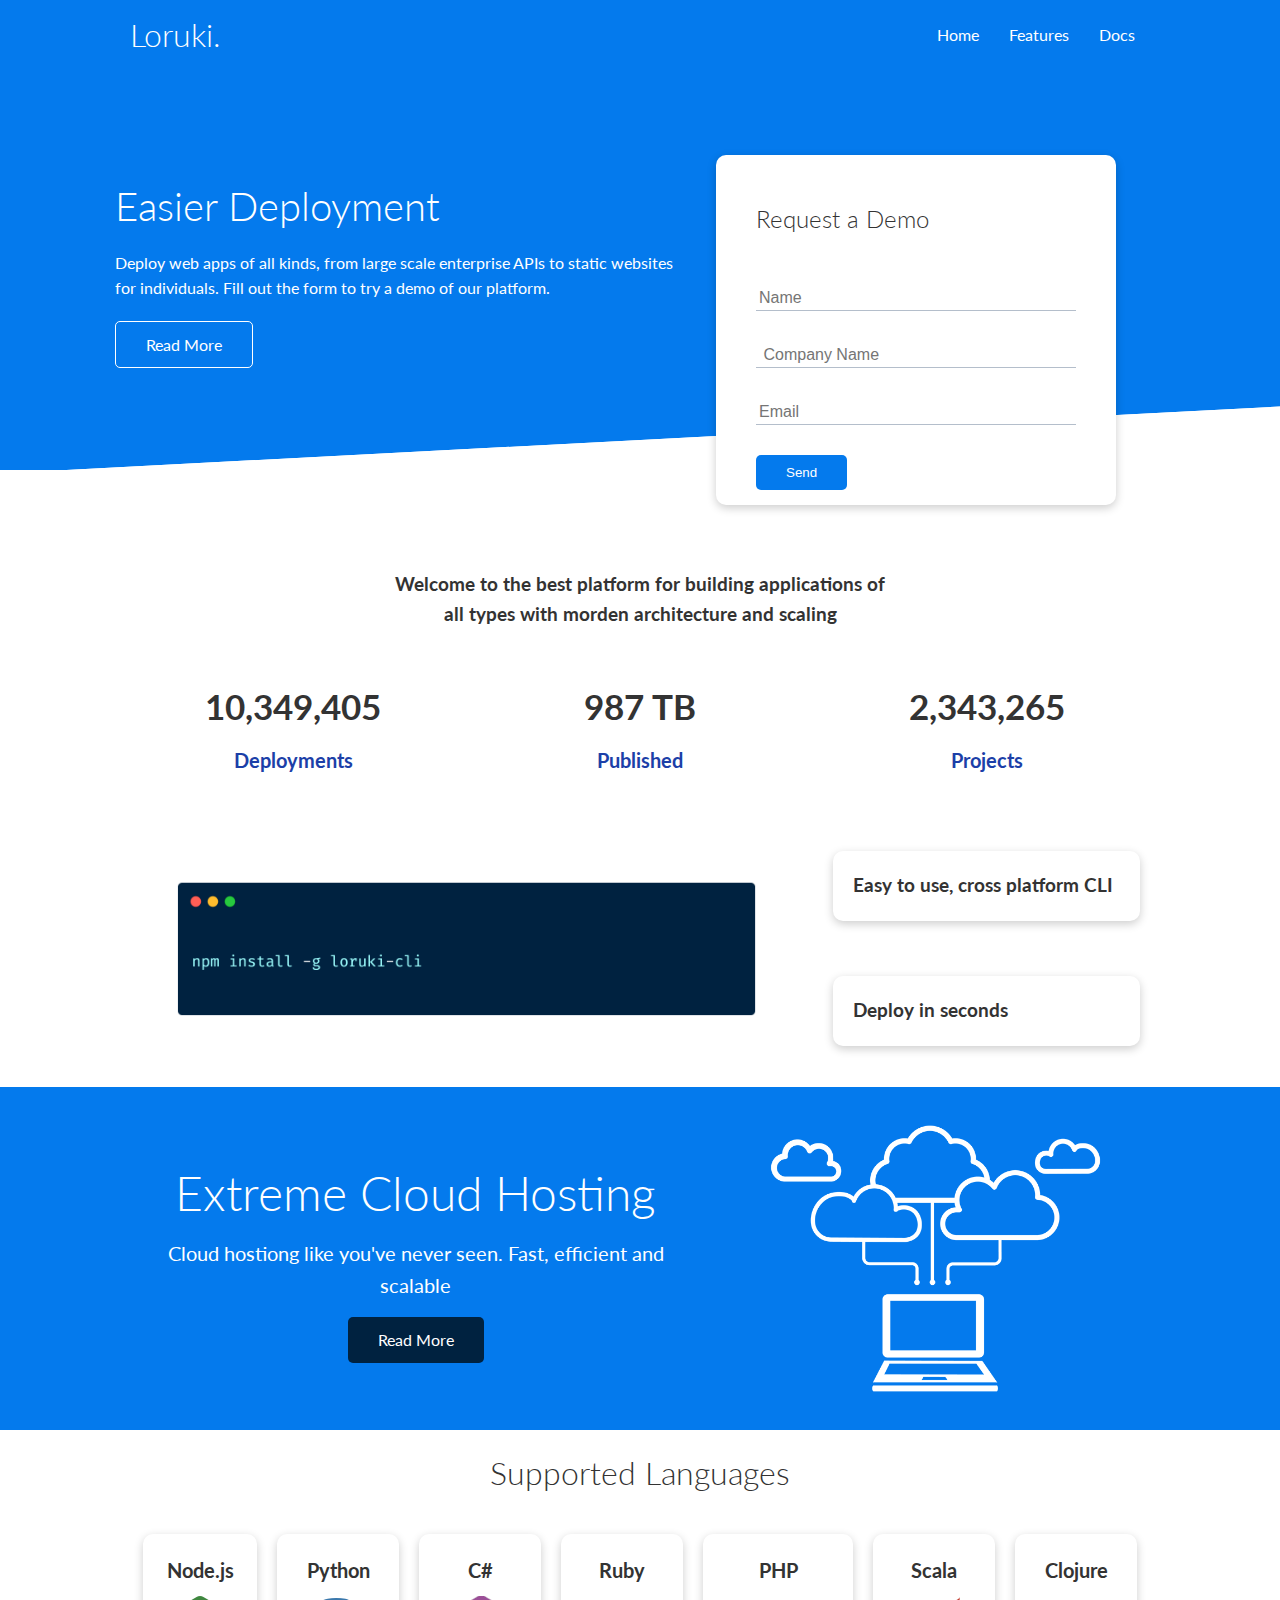
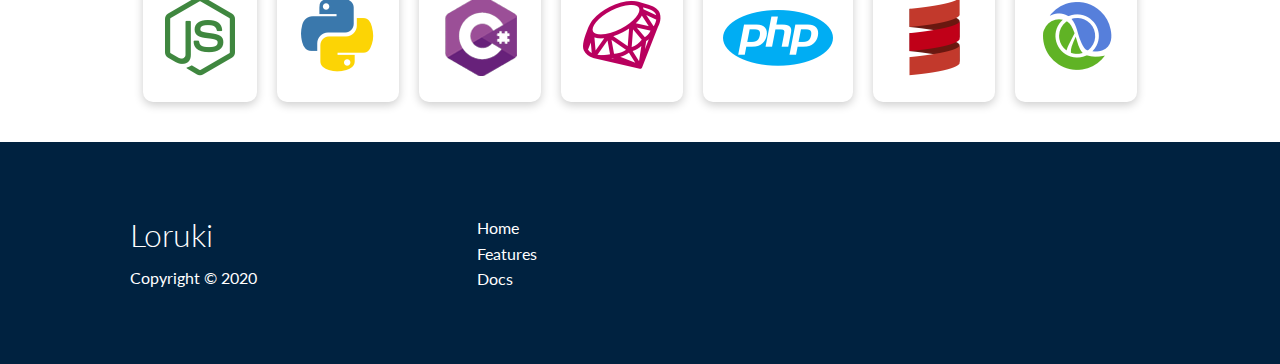
<file: index.html>
<!DOCTYPE html>
<html lang="en">
<head>
    <meta charset="UTF-8">
    <meta http-equiv="X-UA-Compatible" content="IE=edge">
    <meta name="viewport" content="width=device-width, initial-scale=1.0">
    <link rel="stylesheet" href="https://cdnjs.cloudflare.com/ajax/libs/font-awesome/6.2.0/css/all.min.css" integrity="sha512-xh6O/CkQoPOWDdYTDqeRdPCVd1SpvCA9XXcUnZS2FmJNp1coAFzvtCN9BmamE+4aHK8yyUHUSCcJHgXloTyT2A==" crossorigin="anonymous" referrerpolicy="no-referrer" />
    
    <link rel="stylesheet" href="css/utilities.css">
    <link rel="stylesheet" href="css/style.css">
    <title>Loruki | Cloud Hosting For Everyone</title>
</head>
<body>
    <!-- Navbar -->
    <div class="navbar">
        <div class="container flex">
            <h1 class="logo">Loruki.</h1>
            <nav>
                <ul>
                    <li><a href="index.html">Home</a></li>
                    <li><a href="features.html">Features</a></li>
                    <li><a href="docs.html">Docs</a></li>
                </ul>
            </nav>
        </div>
    </div>

    <!--Showcase-->
    <section class="showcase">
        <div class="container grid">
            <div class="showcase-text">
                <h1>Easier Deployment</h1>
                <p>Deploy web apps of all kinds, from large scale enterprise APIs to static websites for individuals. Fill out the form to try a demo of our platform.</p>
                <a href="features.html" class="btn btn-outline">Read More</a>
            </div>

            <div class="showcase-form card">
                <h2>Request a Demo</h2>
                <form name="contact" method="POST" netlify-honeypot="bot-field" data-netlify="true">
                    <input type="hidden" name="form-name" value="contact">
                    <p class="hidden">
                        <label>Don't fill this out if you're human: <input name="bot-field"/> </label>
                    </p>
                    <div class="form-control">
                        <input type="text" name="name" placeholder="Name" required>
                    </div>
                    <div class="form-control">
                        <input type="text" name="company" placeholder=" Company Name" required>
                    </div>
                    <div class="form-control">
                        <input type="email" name="email" placeholder="Email" required>
                    </div>
                    <input type="submit" value="Send" class="btn btn-primary">
                </form>
            </div>
        </div>
    </section>

    <!--Stats-->
    <section class="stats">
        <div class="container">
            <h3 class="stats-heading text-center my-1">
                Welcome to the best platform for building applications of all types with morden architecture and scaling 
            </h3>

            <div class="grid grid-3 text-center my-4">
                <div>
                    <i class="fas fa-server fa-3x"></i>
                    <h3>10,349,405</h3>
                    <p class="text-secondary">Deployments</p>
                </div>
                <div>
                    <i class="fas fa-upload fa-3x"></i>
                    <h3>987 TB</h3>
                    <p class="text-secondary">Published</p>
                </div>
                <div>
                    <i class="fas fa-project-diagram fa-3x"></i>
                    <h3>2,343,265</h3>
                    <p class="text-secondary">Projects</p>
                </div>
            </div>
        </div>
    </section>

    <!--Cli-->
    <section class="cli">
        <div class="container grid">
            <img src="images/cli.png" alt="">
            <div class="card">
                <h3>Easy to use, cross platform CLI</h3>
            </div>
            <div class="card">
                <h3>Deploy in seconds</h3>
            </div>
        </div>
    </section>
    
    <!--Cloud-->
    <section class="cloud bg-primary my-2 py-2">
        <div class="container grid">
            <div class="text-center">
                <h2 class="lg">Extreme Cloud Hosting</h2>
                <p class="lead my-1">Cloud hostiong like you've never seen. Fast, efficient and scalable</p>
                <a href="features.html" class="btn btn-dark">Read More</a>
            </div>
            <img src="images/cloud.png" alt="">
        </div>
    </section>

    <!--Languages-->
    <section class="languages">
        <h2 class="md text-center my-2">
            Supported Languages
        </h2>
        <div class="container flex">
            <div class="card">
                <h4>Node.js</h4>
                <img src="images/logos/node.png" alt="">
            </div>

            <div class="card">
                <h4>Python</h4>
                <img src="images/logos/python.png" alt="">
            </div>

            <div class="card">
                <h4>C#</h4>
                <img src="images/logos/csharp.png" alt="">
            </div>

            <div class="card">
                <h4>Ruby</h4>
                <img src="images/logos/ruby.png" alt="">
            </div>

            <div class="card">
                <h4>PHP</h4>
                <img src="images/logos/php.png" alt="">
            </div>

            <div class="card">
                <h4>Scala</h4>
                <img src="images/logos/scala.png" alt="">
            </div>

            <div class="card">
                <h4>Clojure</h4>
                <img src="images/logos/clojure.png" alt="">
            </div>
        </div>
    </section> 

    <!--Footer-->
    <section class="footer bg-dark py-5">
        <div class="container grid grid-3">
            <div>
                <h1>Loruki</h1>
                <p>Copyright &copy; 2020</p>
            </div>
            
            <nav>
                <ul>
                    <li><a href="index.html">Home</a></li>
                    <li><a href="features.html">Features</a></li>
                    <li><a href="docs.html">Docs</a></li>
                </ul>
            </nav>
    
            <div class="social">
                <a href=""><i class="fab fa-github fa-2x"></i></a>
                <a href=""><i class="fab fa-facebook fa-2x"></i></a>
                <a href=""><i class="fab fa-instagram fa-2x"></i></a>
                 <a href=""><i class="fab fa-twitter fa-2x"></i></a>
            </div>
        </div>
    </section>
</body>
</html>
</file>
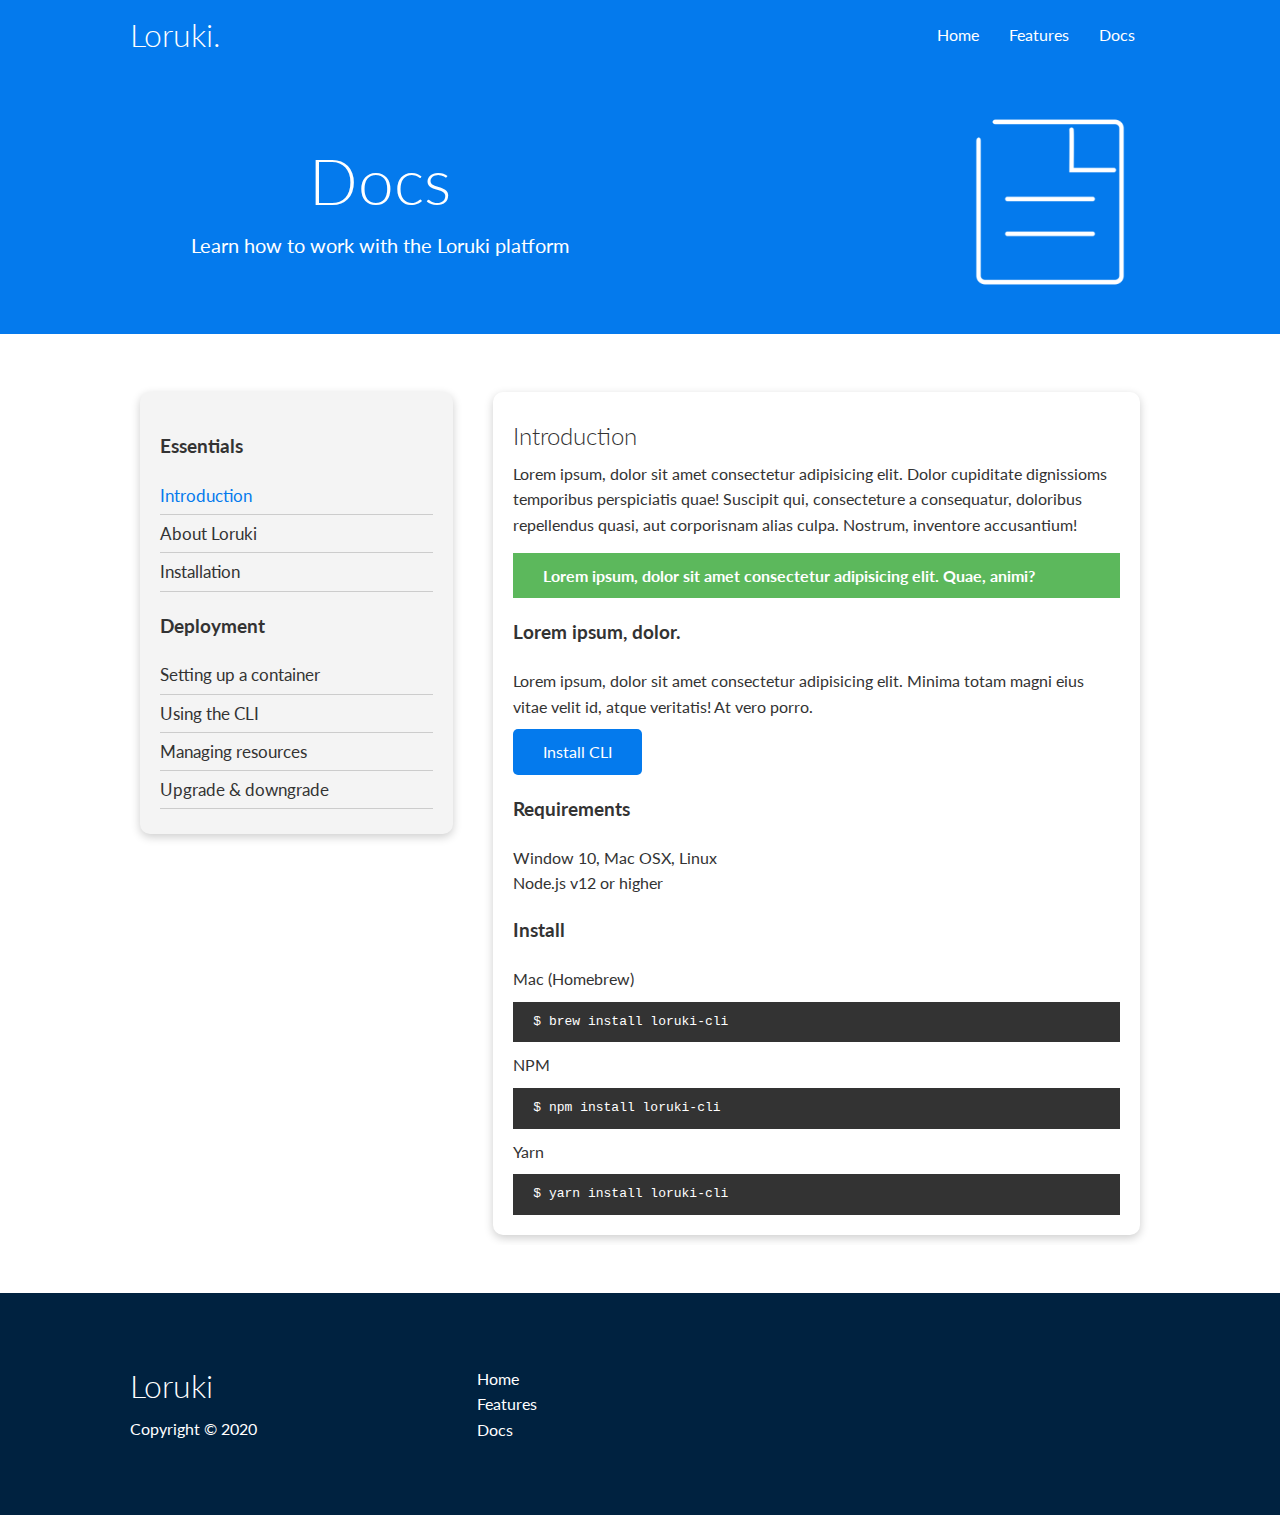
<file: docs.html>
<!DOCTYPE html>
<html lang="en">
<head>
    <meta charset="UTF-8">
    <meta http-equiv="X-UA-Compatible" content="IE=edge">
    <meta name="viewport" content="width=device-width, initial-scale=1.0">
    <link rel="stylesheet" href="https://cdnjs.cloudflare.com/ajax/libs/font-awesome/6.2.0/css/all.min.css" integrity="sha512-xh6O/CkQoPOWDdYTDqeRdPCVd1SpvCA9XXcUnZS2FmJNp1coAFzvtCN9BmamE+4aHK8yyUHUSCcJHgXloTyT2A==" crossorigin="anonymous" referrerpolicy="no-referrer" />
    
    <link rel="stylesheet" href="css/utilities.css">
    <link rel="stylesheet" href="css/style.css">
    <title>Loruki | Cloud Hosting For Everyone</title>
</head>
<body>
    <!-- Navbar -->
    <div class="navbar">
        <div class="container flex">
            <h1 class="logo">Loruki.</h1>
            <nav>
                <ul>
                    <li><a href="index.html">Home</a></li>
                    <li><a href="features.html">Features</a></li>
                    <li><a href="docs.html">Docs</a></li>
                </ul>
            </nav>
        </div>
    </div>

    <!--Head-->
    <section class="docs-head bg-primary py-3">
        <div class="container grid">
            <div>
                <h1 class="xl">Docs</h1>
                <p class="lead">
                    Learn how to work with the Loruki platform  
                </p>
            </div>
            
            <img src="images/docs.png" alt="">
        </div>
    </section>

    <!--Docs main-->
    <section class="docs-main my-4">
        <div class="container grid">
            <div class="card bg-light p-3">
                <h3 class="my-2">Essentials</h3>
                <nav>
                    <ul>
                        <li><a class="text-primary" href="#">Introduction</a></li>
                        <li><a href="#">About Loruki</a></li>
                        <li><a href="#">Installation</a></li>
                    </ul>
                </nav>

                <h3 class="my-2">Deployment</h3>
                <nav>
                    <ul>
                        <li><a href="#">Setting up a container</a></li>
                        <li><a href="#">Using the CLI</a></li>
                        <li><a href="#">Managing resources</a></li>
                        <li><a href="#">Upgrade & downgrade</a></li>
                    </ul>
                </nav>
            </div>

            <div class="card">
                <h2>Introduction</h2>
                <p>Lorem ipsum, dolor sit amet consectetur adipisicing elit. Dolor cupiditate dignissioms temporibus perspiciatis quae! Suscipit qui, consecteture a consequatur, doloribus repellendus quasi, aut corporisnam alias culpa. Nostrum, inventore accusantium!</p>
                <div class="alert alert-success">
                    <i class="fas fa-info"></i>Lorem ipsum, dolor sit amet consectetur adipisicing elit. Quae, animi?
                </div>
                <h3>Lorem ipsum, dolor.</h3>
                <p>Lorem ipsum, dolor sit amet consectetur adipisicing elit. Minima totam magni eius vitae velit id, atque veritatis! At vero porro.</p>
                <a href="#" class="btn btn-primary">Install CLI</a>

                <h3>Requirements</h3>
                <ul>
                    <li>Window 10, Mac OSX, Linux</li>
                    <li>Node.js v12 or higher</li>
                </ul>

                <h3>Install</h3>
                <p>Mac (Homebrew)</p>
                <pre><code>$ brew install loruki-cli</code></pre>
                <p>NPM</p>
                <pre><code>$ npm install loruki-cli</code></pre>
                <p>Yarn</p>
                <pre><code>$ yarn install loruki-cli</code></pre>
            </div>

        </div>
    </section>

    <!--Footer-->
    <section class="footer bg-dark py-5">
        <div class="container grid grid-3">
            <div>
                <h1>Loruki</h1>
                <p>Copyright &copy; 2020</p>
            </div>
            
            <nav>
                <ul>
                    <li><a href="index.html">Home</a></li>
                    <li><a href="features.html">Features</a></li>
                    <li><a href="docs.html">Docs</a></li>
                </ul>
            </nav>
    
            <div class="social">
                <a href=""><i class="fab fa-github fa-2x"></i></a>
                <a href=""><i class="fab fa-facebook fa-2x"></i></a>
                <a href=""><i class="fab fa-instagram fa-2x"></i></a>
                 <a href=""><i class="fab fa-twitter fa-2x"></i></a>
            </div>
        </div>
    </section>
</body>
</html>
</file>
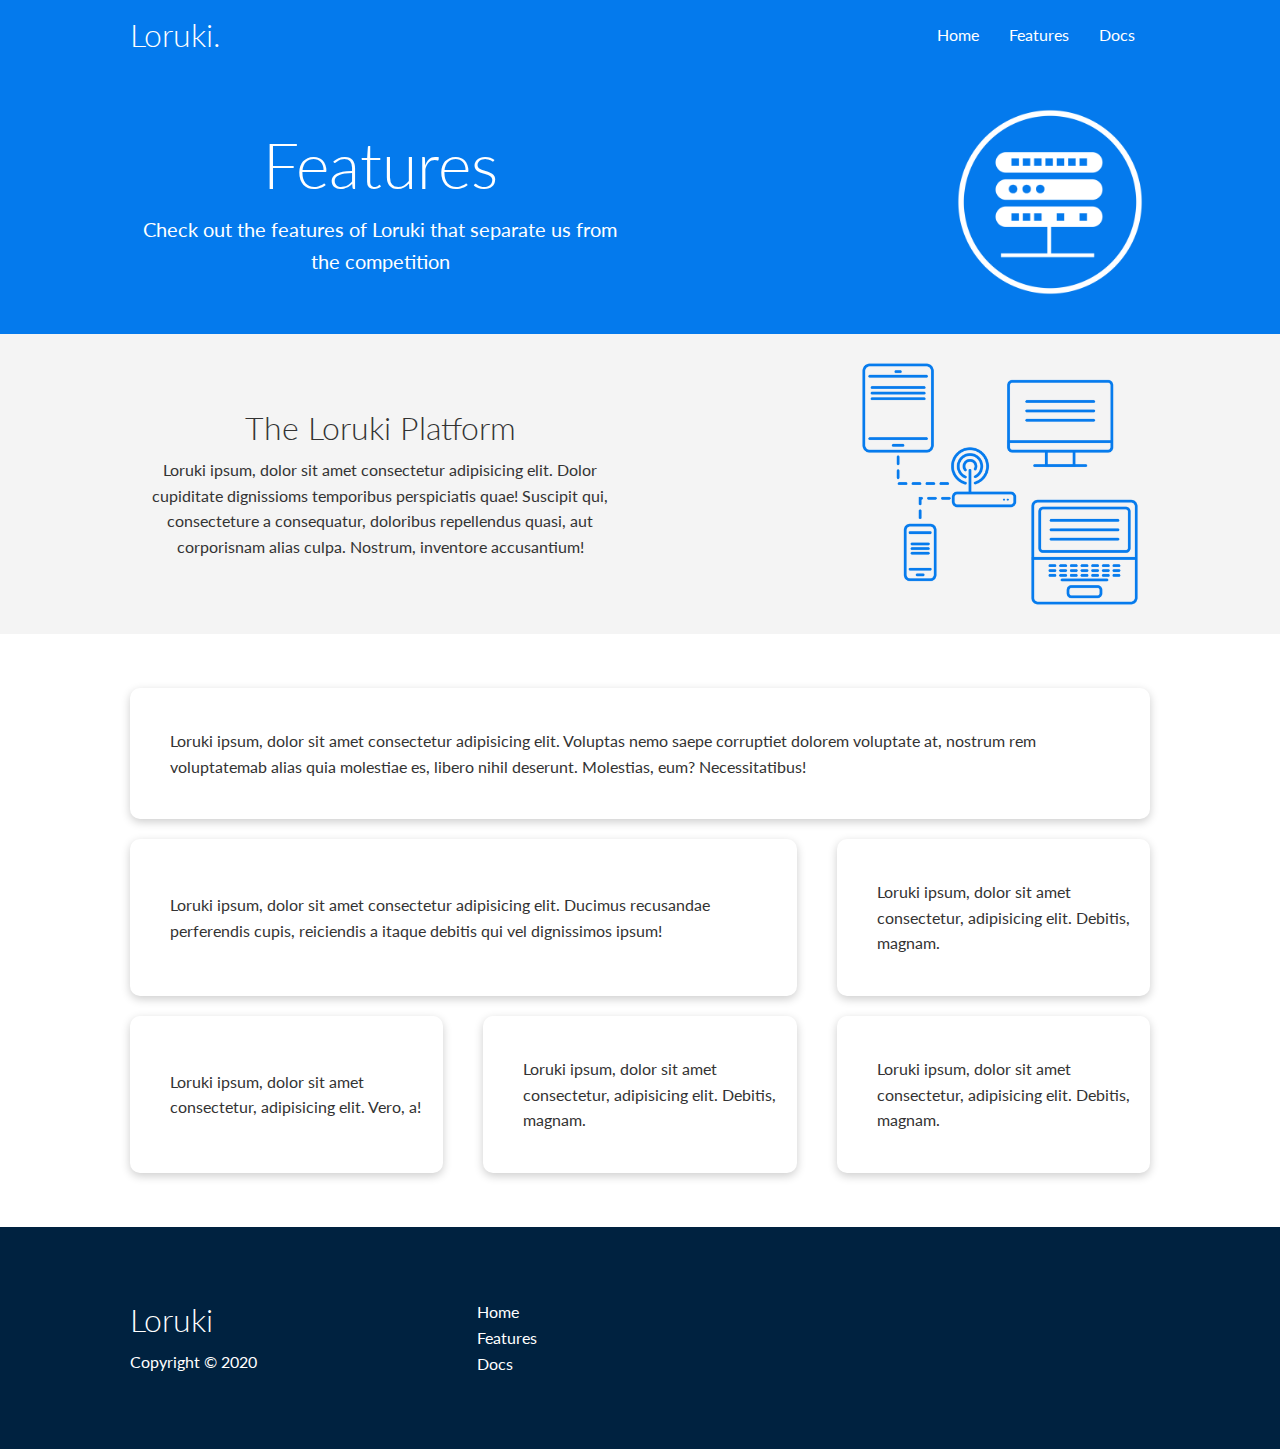
<file: features.html>
<!DOCTYPE html>
<html lang="en">
<head>
    <meta charset="UTF-8">
    <meta http-equiv="X-UA-Compatible" content="IE=edge">
    <meta name="viewport" content="width=device-width, initial-scale=1.0">
    <link rel="stylesheet" href="https://cdnjs.cloudflare.com/ajax/libs/font-awesome/6.2.0/css/all.min.css" integrity="sha512-xh6O/CkQoPOWDdYTDqeRdPCVd1SpvCA9XXcUnZS2FmJNp1coAFzvtCN9BmamE+4aHK8yyUHUSCcJHgXloTyT2A==" crossorigin="anonymous" referrerpolicy="no-referrer" />
    
    <link rel="stylesheet" href="css/utilities.css">
    <link rel="stylesheet" href="css/style.css">
    <title>Loruki | Cloud Hosting For Everyone</title>
</head>
<body>
    <!-- Navbar -->
    <div class="navbar">
        <div class="container flex">
            <h1 class="logo">Loruki.</h1>
            <nav>
                <ul>
                    <li><a href="index.html">Home</a></li>
                    <li><a href="features.html">Features</a></li>
                    <li><a href="docs.html">Docs</a></li>
                </ul>
            </nav>
        </div>
    </div>

    <!--Head-->
    <section class="features-head bg-primary py-3">
        <div class="container grid">
            <div>
                <h1 class="xl">Features</h1>
                <p class="lead">
                    Check out the features of Loruki that separate us from the competition
                </p>
            </div>
            
            <img src="images/server.png" alt="">
        </div>
    </section>

    <!--Sub head-->
    <section class="features-sub-head bg-light py3">
        <div class="container grid">
            <div>
                <h1 class="md">The Loruki Platform</h1>
                <p>
                    Loruki ipsum, dolor sit amet consectetur adipisicing elit. Dolor cupiditate dignissioms temporibus perspiciatis quae! Suscipit qui, consecteture a consequatur, doloribus repellendus quasi, aut corporisnam alias culpa. Nostrum, inventore accusantium!  
                </p>
            </div>
            
            <img src="images/server2.png" alt="">

        </div>
    </section>
    
    <section class="features-main my-2">
        <div class="container grid grid-3">
            <div class="card flex">
                <i class="fas fa-server fa-3x"></i>
                <p>Loruki ipsum, dolor sit amet consectetur adipisicing elit. Voluptas nemo saepe corruptiet dolorem voluptate at, nostrum rem voluptatemab alias quia molestiae es, libero nihil deserunt. Molestias, eum? Necessitatibus!</p>
            </div>

            <div class="card flex">
                <i class="fas fa-fa-3x"></i>
                <p>Loruki ipsum, dolor sit amet consectetur adipisicing elit. Ducimus recusandae perferendis cupis, reiciendis a itaque debitis qui vel dignissimos ipsum!</p>
            </div>


            <div class="card flex">
                <i class="fas fa-laptop-code fa-3x"></i>
                <p>Loruki ipsum, dolor sit amet consectetur, adipisicing elit. Debitis, magnam.</p>
            </div>

            <div class="card flex">
                <i class="fas fa-database fa-3x"></i>
                <p>Loruki ipsum, dolor sit amet consectetur, adipisicing elit. Vero, a!</p>
            </div>


            <div class="card flex">
                <i class="fas fa-power-off fa-3x"></i>
                <p>Loruki ipsum, dolor sit amet consectetur, adipisicing elit. Debitis, magnam.</p>
            </div>

            <div class="card flex">
                <i class="fas fa-upload fa-3x"></i>
                <p>Loruki ipsum, dolor sit amet consectetur, adipisicing elit. Debitis, magnam. </p>
            </div>
        
        </div>
    </section>

    <!--Footer-->
    <section class="footer bg-dark py-5">
        <div class="container grid grid-3">
            <div>
                <h1>Loruki</h1>
                <p>Copyright &copy; 2020</p>
            </div>
            
            <nav>
                <ul>
                    <li><a href="index.html">Home</a></li>
                    <li><a href="features.html">Features</a></li>
                    <li><a href="docs.html">Docs</a></li>
                </ul>
            </nav>
    
            <div class="social">
                <a href=""><i class="fab fa-github fa-2x"></i></a>
                <a href=""><i class="fab fa-facebook fa-2x"></i></a>
                <a href=""><i class="fab fa-instagram fa-2x"></i></a>
                 <a href=""><i class="fab fa-twitter fa-2x"></i></a>
            </div>
        </div>
    </section>
</body>
</html>
</file>
<file: css/utilities.css>
/*Utilities*/
.container{
    max-width: 1100px;
    margin: 0 auto;
    overflow: auto;
    padding: 0 40px;
}

.card{
    background-color: #fff;
    color: #333;
    border-radius: 10px;
    box-shadow: 0 3px 10px rgba(0, 0, 0, 0.2);
    padding: 20px;
    margin: 10px;
}

.btn{
    display: inline-block;
    padding: 10px 30px;
    cursor: pointer;
    background: var(--primary-color);
    color: #fff;
    border: none;
    border-radius: 5px;
}

.btn-outline{
    background-color: transparent;
    border: 1px #fff solid;
}

.btn:hover{
    transform: scale(0.98);
}

.text-center{
    text-align: center;
}

/* Backgrounds & colored buttons */
.bg-primary,
.btn-primary{
    background-color: var(--primary-color);
    color: #fff;
}

.bg-secondary,
.btn-secondary{
    background-color: var(--secondary-color);
    color: #fff;
}

.bg-dark,
.btn-dark{
    background-color: var(--dark-color);
    color: #fff;
}

.bg-primary a,
.btn-primary a,
.bg-secondary a,
.btn-secondary a,
.bg-dark a,
.btn-dark a {
    color: #fff;
}

.bg-light,
.btn-light{
    background-color: var(--light-color);
    color: #333;
}

/* Text colors */
.text-primary{
    color: var(--primary-color);
}

.text-secondary{
    color: var(--secondary-color);
}

.text-dark{
    color: var(--dark-color);
}

.text-light{
    color: var(--light-color);
}

/* Text sizes */
.lead{
    font-size: 20px;
}

.sm{
    font-size: 1rem;
}

.md{
    font-size: 2rem;
}

.lg{
    font-size: 3rem;
}

.xl{
    font-size: 4rem;
}

/* Alert */
.alert{
    background-color: var(--light-color);
    padding: 10px 20px;
    font-weight: bold;
    margin: 15px 0;
}

.alert i{
    margin-right: 10px;
}

.alert-success{
    background-color: var(--success-color);
    color: #fff;
}

.alert-error{
    background-color: var(--error-color);
    color: #fff;
}

.flex{
    display: flex;
    justify-content: center;
    align-items: center;
    height: 100%;
}

.grid{
    display: grid;
    grid-template-columns: repeat(2, 1fr);
    gap: 20px;
    justify-content: center;
    align-items: center;
    height: 100%;
}

.grid-3{
    grid-template-columns: repeat(3, 1fr);
}

/*Margin*/
.my-1{
    margin: 1rem 0;
}

.my-2{
    margin: 1.5rem 0;
}

.my-3{
    margin: 2rem 0;
}

.my-4{
    margin: 3rem 0;
}

.my-5{
    margin: 4rem 0;
}

.m-1{
    margin: 1rem ;
}

.m-2{
    margin: 1.5rem ;
}

.m-3{
    margin: 2rem ;
}

.m-4{
    margin: 3rem ;
}

.m-5{
    margin: 4rem ;
}

/*Padding*/
.py-1{
    padding: 1rem 0;
}

.py-2{
    padding: 1.5rem 0;
}

.py-3{
    padding: 2rem 0;
}

.py-4{
    padding: 3rem 0;
}

.py-5{
    padding: 4rem 0;
}

.p-1{
    padding: 1rem ;
}

.p-2{
    padding: 1.5rem ;
}

.p-3{
    paddingg: 2rem ;
}

.p-4{
    padding: 3rem ;
}

.p-5{
    padding: 4rem ;
}
</file>
<file: css/style.css>
@import url('https://fonts.googleapis.com/css2?family=Lato:wght@300&family=Poppins:wght@100;200;300;400;500;600;700;800;900&display=swap');

:root{
    --primary-color: #047aed;
    --secondary-color: #1c3fa8;
    --dark-color: #002240;
    --light-color: #f4f4f4;
    --success-color: #5cb85c;
    --error-color: #d9534f;
}

*{
    box-sizing: border-box;
    padding: 0;
    margin: 0;
}

body{
    font-family: 'Lato', sans-serif;
    color: #333;
    line-height: 1.6;
}

ul{
    list-style-type: none;
}

a{
    text-decoration: none;
    color: #333;
}

h1, h2{
    font-weight: 300;
    line-height: 1.2;
    margin: 10px 0;
}

p{
    margin: 10px 0;
}

img{
    width: 100%;
}

code,
pre{
    background: #333;
    color: #fff;
    padding: 10px;
}

.hidden{
    visibility: hidden;
    height: 0;
}

/*Navbar*/
.navbar{
    background-color: var(--primary-color);
    color: #fff;
    height: 70px;
}

.navbar ul{
    display: flex;
}

.navbar a{
    color: #fff;
    padding: 10px;
    margin: 0 5px;
}

.navbar a:hover{
    border-bottom: 2px #fff solid;
}

.navbar .flex{
    justify-content: space-between;
}

/*Showcase*/
.showcase{
    height: 400px;
    background-color: var(--primary-color);
    color: #fff;
    position: relative;
}

.showcase h1{
    font-size: 40px;
}

.showcase p{
    margin: 20px 0;
}

.showcase .grid{
    overflow: visible;
    grid-template-columns: 55% 45%;
    gap: 30px;
}

.showcase-text{
    animation: slideInFromLeft 1s ease-in;
}

.showcase-form{
    position: relative;
    top: 60px;
    height: 350px;
    width: 400px;
    padding: 40px;
    z-index: 100;animation: slideInFromRight 1s ease-in;

}

.showcase-form .form-control{
    margin: 30px 0;
}

.showcase-form input[type='text'],
.showcase-form input[type='email'] {
    border: 0;
    border-bottom: 1px solid #b4becb;
    width: 100%;
    padding: 3px;
    font-size: 16px;
}

.showcase-form input:focus{
    outline: none;
}

.showcase::before,
.showcase::after {
    content: '';
    position: absolute;
    height: 100px;
    bottom: -70px;
    right: 0;
    left: 0;
    background: #fff;
    transform: skewY(-3deg);
    -webkit-transform: skewY(-3deg);
    -moz-transform: skewY(-3deg);
    -ms-transform: skewY(-3deg);
}

/*Stats*/
.stats{
    padding-top: 100px;
    animation: slideInFromBottom 1s ease-in;
}

.stats-heading{
    max-width: 500px;
    margin: auto;
}

.stats .grid h3{
    font-size: 35px;
}

.stats .grid p{
    font-size: 20px;
    font-weight: bold;
}

/*Cli*/
.cli .grid{
    grid-template-columns: repeat(3, 1fr);
    grid-template-rows: repeat(2, 1fr);
}

.cli .grid > *:first-child{
    grid-column: 1 / span 2;
    grid-row: 1 / span 2;
}

.features-head,
.features-sub-head,
.docs-head{
    text-align: center;
}

.features-head img,
.features-sub-head img,
.docs-head img{
    justify-self: center;
}

/*Cloud*/
.cloud .grid{
    grid-template-columns: 4fr 3fr;
}

/* Languages */
.languages .flex{
    flex-wrap: wrap;
}

.languages .card{
    text-align: center;
    margin: 18px 10px 40px;
    transition: transform 0.2s ease-in;
}

.languages .card h4{
    font-size: 20px;
    margin-bottom: 10px;
}

.languages .card:hover{
    transform: translateY(-15px);
}

/* Features */
.features-head img, .docs-head img{
    width: 200px;
    justify-self: flex-end;
}

.features-sub-head img{
    width: 300px;
    justify-self: flex-end;
}

.features-main .card > i {
    margin-right: 20px;
}

.features-main .grid{
    padding: 30px;
}

.features-main .grid > *:first-child{
    grid-column: 1 / span 3;
}

.features-main .grid > *:nth-child(2) {
    grid-column: 1 / span 2;
}

/* Docs */
.docs-main h3{
    margin: 20px 0;
}

.docs-main .grid{
    grid-template-columns: 1fr 2fr;
    align-items: flex-start;
}

.docs-main nav li{
    font-size: 17px;
    padding-bottom: 5px;
    margin-bottom: 5px;
    border-bottom: 1px #ccc solid;
}

.docs-main a:hover{
    font-weight: bold;
}


/* Footer */
.footer .social a{
    margin: 0 10px;
}

/* Animations */
@keyframes slideInFromLeft {
    0% {
        transform: translateX(-100%);
    }

    100% {
        transform: translateX(0);
    }
}

@keyframes slideInFromRight {
     0% {
        transform: translateX(-100%);
    }
    
    100%{
        transform: translateX(0);
    }
}

@keyframes slideInFromTop {
    0% {
       transform: translateY(-100%);
   }
   
   100%{
       transform: translateX(0);
   }
}

@keyframes slideInFromBottom {
    0% {
       transform: translateY(100%);
   }
   
   100%{
       transform: translateX(0);
   }
}


/* Tablets and under */
@media (max-width: 768px) {
    .grid,
    .showcase .grid,
    .stats .grid,
    .cli .grid,
    .cloud .grid,
    .features-main .grid,
    .docs-main .grid{
        grid-template-columns: 1fr;
        grid-template-rows: 1fr;
    }

    .showcase {
        height: auto;
    }

    .showcase-text{
        text-align: center;
        margin-top: 40px;
        animation: slideInFromTop 1s ease-in;
    }

    .showcase-form{
        justify-self: center;
        margin: auto;
        animation: slideInFromBottom 1s ease-in;
    }

    .cli .grid > *:first-child {
        grid-column: 1;
        grid-row: 1;
    }

    .features-head,
    .features-sub-head,
    .docs-head{
        text-align: center;
    }

    .features-head img,
    .features-sub-head img,
    .docs-head img{
        justify-self: center;
    }

    .features-main .grid > *:first-child,
    .features-main .grid > *:nth-child(2){
        grid-column: 1;
    }
}

/* Mobile */
@media (max-width: 500px) {
    .navbar{
        height: 110px;
    }

    .navbar .flex{
        flex-direction: column;
    }

    navbar .ul{
        padding: 10px;
        background-color: rgba(0,0,0,0.1);
    }

}
</file>
